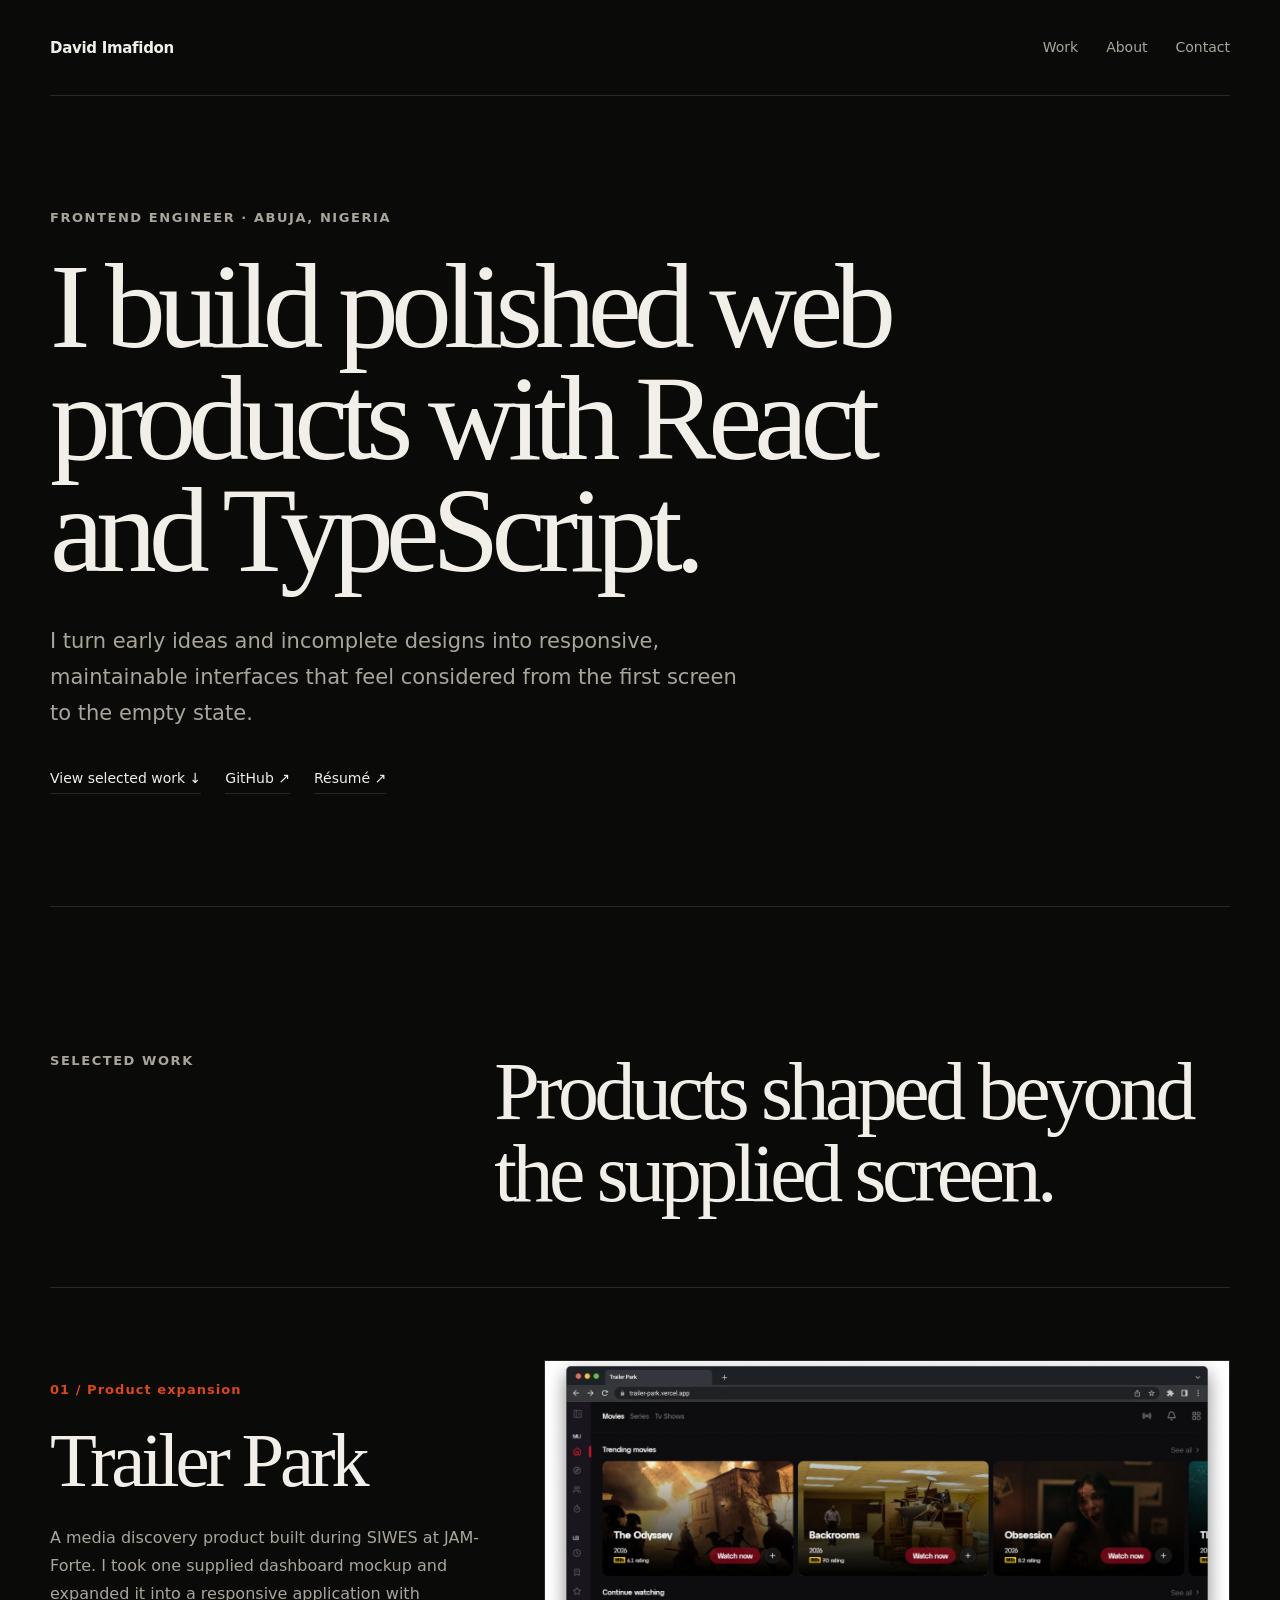
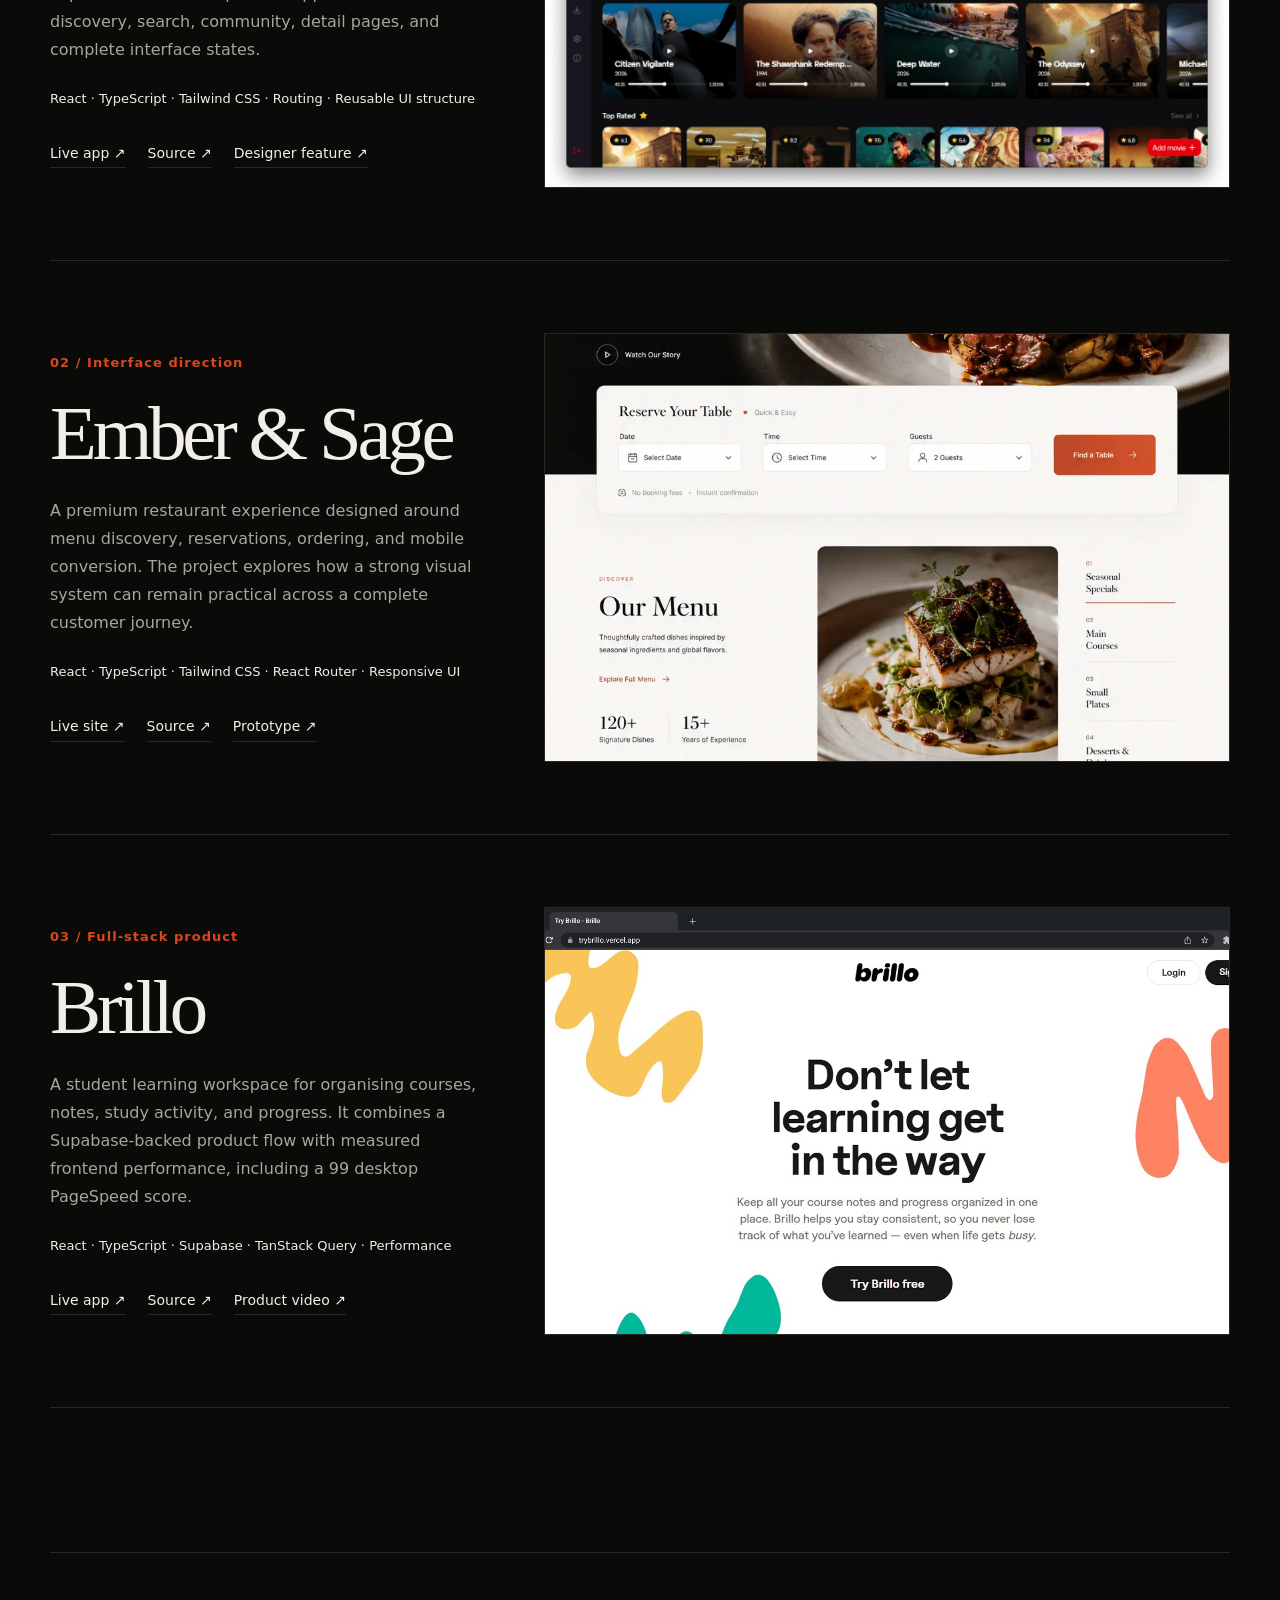
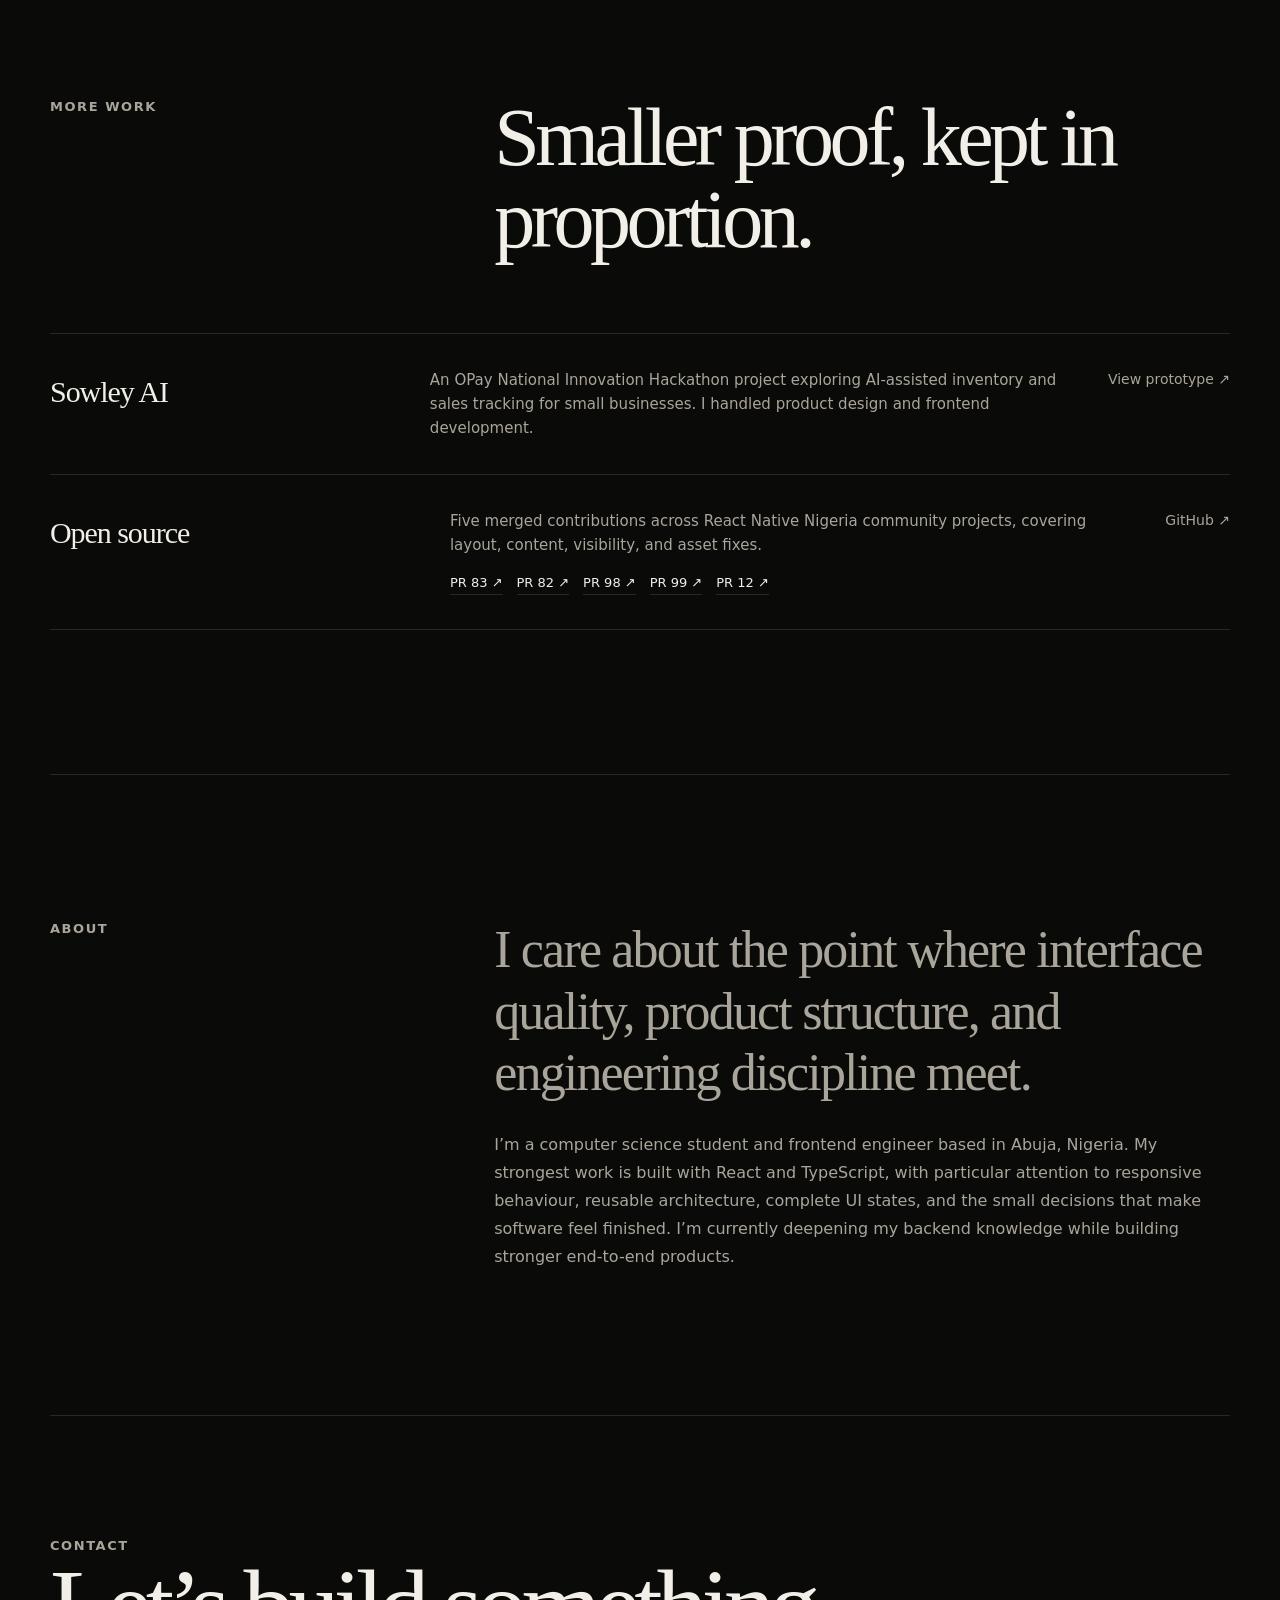
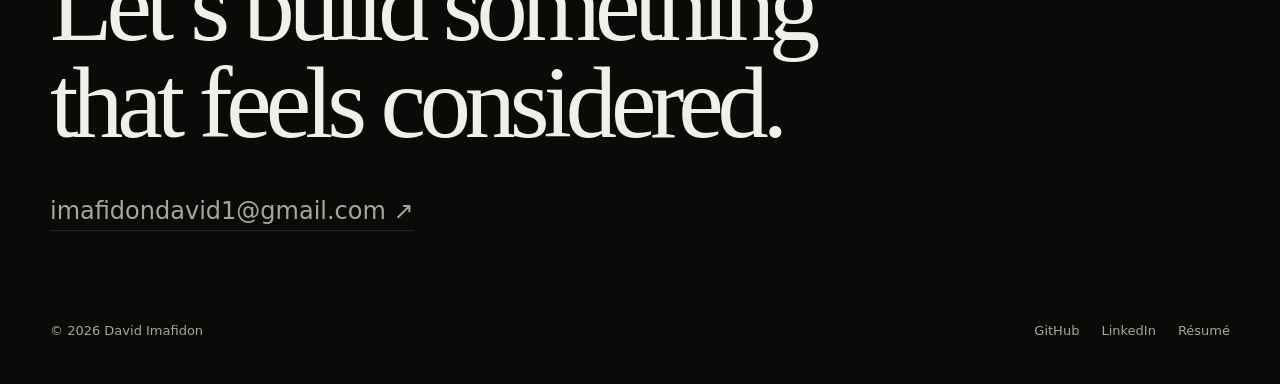
<file: index.html>
<!DOCTYPE html>
<html lang="en">
<head>
  <meta charset="UTF-8" />
  <meta name="viewport" content="width=device-width, initial-scale=1.0" />

  <title>David Imafidon — Frontend Engineer</title>
  <meta
    name="description"
    content="David Imafidon is a frontend engineer building polished, responsive web products with React and TypeScript."
  />

  <link rel="icon" type="image/svg+xml" href="/logo.svg" />
  <link rel="shortcut icon" href="/logo.svg" />

  <style>
    :root {
      --background: #0a0a09;
      --surface: #11110f;
      --text: #f2efe8;
      --muted: #aaa59b;
      --line: #292824;
      --accent: #d9471e;
      --max-width: 1180px;
      --serif: Georgia, "Times New Roman", serif;
      --sans: Inter, ui-sans-serif, system-ui, -apple-system, BlinkMacSystemFont,
        "Segoe UI", sans-serif;
    }

    * {
      box-sizing: border-box;
    }

    html {
      scroll-behavior: smooth;
    }

    body {
      margin: 0;
      background: var(--background);
      color: var(--text);
      font-family: var(--sans);
      line-height: 1.6;
      -webkit-font-smoothing: antialiased;
    }

    a {
      color: inherit;
      text-decoration: none;
    }

    img {
      display: block;
      width: 100%;
    }

    a:focus-visible {
      outline: 2px solid var(--accent);
      outline-offset: 5px;
    }

    .page {
      width: min(var(--max-width), calc(100% - 48px));
      margin: 0 auto;
    }

    .site-header {
      min-height: 96px;
      display: flex;
      align-items: center;
      justify-content: space-between;
      gap: 32px;
      border-bottom: 1px solid var(--line);
    }

    .brand {
      font-size: 15px;
      font-weight: 650;
      letter-spacing: -0.02em;
    }

    .site-nav {
      display: flex;
      align-items: center;
      gap: 28px;
      color: var(--muted);
      font-size: 14px;
    }

    .site-nav a,
    .text-link,
    .project-links a,
    .social-links a,
    .pr-links a {
      transition: color 160ms ease;
    }

    .site-nav a:hover,
    .text-link:hover,
    .project-links a:hover,
    .social-links a:hover,
    .pr-links a:hover {
      color: var(--accent);
    }

    .hero {
      min-height: 700px;
      display: flex;
      flex-direction: column;
      justify-content: center;
      padding: 112px 0;
      border-bottom: 1px solid var(--line);
    }

    .eyebrow {
      margin: 0 0 22px;
      color: var(--muted);
      font-size: 13px;
      font-weight: 700;
      letter-spacing: 0.12em;
      text-transform: uppercase;
    }

    h1 {
      max-width: 1040px;
      margin: 0;
      font-family: var(--serif);
      font-size: clamp(64px, 9.5vw, 132px);
      font-weight: 400;
      line-height: 0.92;
      letter-spacing: -0.065em;
      text-wrap: balance;
    }

    .hero-copy {
      max-width: 690px;
      margin: 38px 0 0;
      color: var(--muted);
      font-size: clamp(17px, 2vw, 21px);
      line-height: 1.7;
    }

    .hero-links {
      display: flex;
      flex-wrap: wrap;
      gap: 24px;
      margin-top: 36px;
      font-size: 14px;
    }

    .text-link {
      padding-bottom: 3px;
      border-bottom: 1px solid var(--line);
    }

    .section {
      padding: 144px 0;
      border-bottom: 1px solid var(--line);
    }

    .section-heading {
      display: grid;
      grid-template-columns: 0.7fr 1.3fr;
      gap: 48px;
      align-items: start;
      margin-bottom: 72px;
    }

    .section-label {
      margin: 0;
      color: var(--muted);
      font-size: 13px;
      font-weight: 700;
      letter-spacing: 0.12em;
      text-transform: uppercase;
    }

    .section-heading h2 {
      max-width: 760px;
      margin: 0;
      font-family: var(--serif);
      font-size: clamp(44px, 6.5vw, 82px);
      font-weight: 400;
      line-height: 1;
      letter-spacing: -0.055em;
    }

    .project-list {
      border-top: 1px solid var(--line);
    }

    .project {
      display: grid;
      grid-template-columns: 0.78fr 1.22fr;
      gap: 56px;
      align-items: center;
      padding: 72px 0;
      border-bottom: 1px solid var(--line);
    }

    .project-number {
      margin: 0 0 24px;
      color: var(--accent);
      font-size: 13px;
      font-weight: 700;
      letter-spacing: 0.08em;
    }

    .project h3 {
      margin: 0;
      font-family: var(--serif);
      font-size: clamp(46px, 6vw, 78px);
      font-weight: 400;
      line-height: 0.95;
      letter-spacing: -0.055em;
    }

    .project-description {
      max-width: 520px;
      margin: 26px 0 0;
      color: var(--muted);
      font-size: 16px;
      line-height: 1.75;
    }

    .project-meta {
      margin: 24px 0 0;
      color: var(--text);
      font-size: 13px;
      line-height: 1.7;
    }

    .project-links {
      display: flex;
      flex-wrap: wrap;
      gap: 22px;
      margin-top: 32px;
      font-size: 14px;
    }

    .project-links a {
      padding-bottom: 3px;
      border-bottom: 1px solid var(--line);
    }

    .project-media {
      aspect-ratio: 16 / 10;
      overflow: hidden;
      background: var(--surface);
      border: 1px solid var(--line);
    }

    .project-media img {
      height: 100%;
      object-fit: cover;
      transition: transform 350ms ease;
    }

    .project:hover .project-media img {
      transform: scale(1.015);
    }

    .more-work {
      border-top: 1px solid var(--line);
    }

    .work-row {
      display: grid;
      grid-template-columns: 0.7fr 1.3fr auto;
      gap: 32px;
      align-items: start;
      padding: 34px 0;
      border-bottom: 1px solid var(--line);
    }

    .work-row h3 {
      margin: 0;
      font-family: var(--serif);
      font-size: 30px;
      font-weight: 400;
      letter-spacing: -0.035em;
    }

    .work-row p {
      max-width: 650px;
      margin: 0;
      color: var(--muted);
      font-size: 15px;
    }

    .row-link {
      white-space: nowrap;
      color: var(--muted);
      font-size: 14px;
    }

    .row-link:hover {
      color: var(--accent);
    }

    .pr-links {
      display: flex;
      flex-wrap: wrap;
      gap: 14px;
      margin-top: 16px;
      font-size: 13px;
    }

    .pr-links a {
      color: var(--text);
      border-bottom: 1px solid var(--line);
    }

    .about-grid {
      display: grid;
      grid-template-columns: 0.7fr 1.3fr;
      gap: 48px;
      align-items: start;
    }

    .about-copy {
      max-width: 760px;
    }

    .about-copy p {
      margin: 0;
      color: var(--muted);
      font-family: var(--serif);
      font-size: clamp(30px, 4.5vw, 52px);
      line-height: 1.18;
      letter-spacing: -0.035em;
    }

    .about-copy p + p {
      margin-top: 28px;
      font-family: var(--sans);
      font-size: 16px;
      line-height: 1.75;
      letter-spacing: 0;
    }

    .contact {
      padding: 120px 0 48px;
    }

    .contact h2 {
      max-width: 900px;
      margin: 0;
      font-family: var(--serif);
      font-size: clamp(52px, 8vw, 108px);
      font-weight: 400;
      line-height: 0.95;
      letter-spacing: -0.06em;
    }

    .email-link {
      display: inline-block;
      margin-top: 40px;
      color: var(--muted);
      font-size: clamp(18px, 2.2vw, 24px);
      border-bottom: 1px solid var(--line);
    }

    .email-link:hover {
      color: var(--accent);
    }

    .site-footer {
      display: flex;
      justify-content: space-between;
      gap: 28px;
      padding: 42px 0;
      color: var(--muted);
      font-size: 13px;
    }

    .social-links {
      display: flex;
      flex-wrap: wrap;
      gap: 22px;
    }

    @media (max-width: 900px) {
      .hero {
        min-height: auto;
      }

      .section-heading,
      .about-grid {
        grid-template-columns: 1fr;
        gap: 24px;
      }

      .project {
        grid-template-columns: 1fr;
        gap: 40px;
      }

      .project-copy {
        max-width: 700px;
      }

      .work-row {
        grid-template-columns: 1fr;
        gap: 14px;
      }

      .row-link {
        justify-self: start;
      }
    }

    @media (max-width: 680px) {
      .page {
        width: min(100% - 32px, var(--max-width));
      }

      .site-header {
        min-height: 78px;
      }

      .site-nav {
        gap: 16px;
      }

      .site-nav a:nth-child(2) {
        display: none;
      }

      .hero {
        padding: 88px 0 96px;
      }

      h1 {
        font-size: clamp(54px, 17vw, 82px);
      }

      .hero-copy {
        margin-top: 28px;
        font-size: 16px;
      }

      .section {
        padding: 96px 0;
      }

      .section-heading {
        margin-bottom: 48px;
      }

      .project {
        padding: 54px 0;
      }

      .project h3 {
        font-size: clamp(44px, 14vw, 68px);
      }

      .project-media {
        aspect-ratio: 4 / 3;
      }

      .contact {
        padding-top: 96px;
      }

      .site-footer {
        flex-direction: column;
      }
    }

    @media (prefers-reduced-motion: reduce) {
      html {
        scroll-behavior: auto;
      }

      *,
      *::before,
      *::after {
        transition-duration: 0.01ms !important;
      }
    }
  </style>
</head>

<body>
  <div class="page">
    <header class="site-header">
      <a class="brand" href="/" aria-label="David Imafidon home">
        David Imafidon
      </a>

      <nav class="site-nav" aria-label="Primary navigation">
        <a href="#work">Work</a>
        <a href="#about">About</a>
        <a href="mailto:imafidondavid1@gmail.com">Contact</a>
      </nav>
    </header>

    <main>
      <section class="hero" aria-labelledby="hero-title">
        <p class="eyebrow">Frontend engineer · Abuja, Nigeria</p>

        <h1 id="hero-title">
          I build polished web products with React and TypeScript.
        </h1>

        <p class="hero-copy">
          I turn early ideas and incomplete designs into responsive, maintainable
          interfaces that feel considered from the first screen to the empty state.
        </p>

        <div class="hero-links" aria-label="Profile links">
          <a class="text-link" href="#work">View selected work ↓</a>
          <a
            class="text-link"
            href="https://github.com/Davemafy"
            target="_blank"
            rel="noopener noreferrer"
          >
            GitHub ↗
          </a>
          <a
            class="text-link"
            href="https://drive.google.com/file/d/1dA2-W8Jz8k_QTiIUpH5jFcPJlc0yVHQ0/view?usp=sharing"
            target="_blank"
            rel="noopener noreferrer"
          >
            Résumé ↗
          </a>
        </div>
      </section>

      <section class="section" id="work">
        <div class="section-heading">
          <p class="section-label">Selected work</p>
          <h2>Products shaped beyond the supplied screen.</h2>
        </div>

        <div class="project-list">
          <article class="project">
            <div class="project-copy">
              <p class="project-number">01 / Product expansion</p>
              <h3>Trailer Park</h3>

              <p class="project-description">
                A media discovery product built during SIWES at JAM-Forte. I took
                one supplied dashboard mockup and expanded it into a responsive
                application with discovery, search, community, detail pages, and
                complete interface states.
              </p>

              <p class="project-meta">
                React · TypeScript · Tailwind CSS · Routing · Reusable UI structure
              </p>

              <div class="project-links">
                <a
                  href="https://trailer-park-live.vercel.app/"
                  target="_blank"
                  rel="noopener noreferrer"
                >
                  Live app ↗
                </a>
                <a
                  href="https://github.com/Davemafy/trailer-park"
                  target="_blank"
                  rel="noopener noreferrer"
                >
                  Source ↗
                </a>
                <a
                  href="https://www.linkedin.com/posts/emmanueledokpa_productdesign-frontenddevelopment-figma-share-7483553596932960256-VVuh"
                  target="_blank"
                  rel="noopener noreferrer"
                >
                  Designer feature ↗
                </a>
              </div>
            </div>

            <a
              class="project-media"
              href="https://trailer-park-live.vercel.app/"
              target="_blank"
              rel="noopener noreferrer"
              aria-label="Open Trailer Park live application"
            >
              <img
                src="/assets/trailer-park.webp"
                alt="Trailer Park media discovery interface"
              />
            </a>
          </article>

          <article class="project">
            <div class="project-copy">
              <p class="project-number">02 / Interface direction</p>
              <h3>Ember &amp; Sage</h3>

              <p class="project-description">
                A premium restaurant experience designed around menu discovery,
                reservations, ordering, and mobile conversion. The project explores
                how a strong visual system can remain practical across a complete
                customer journey.
              </p>

              <p class="project-meta">
                React · TypeScript · Tailwind CSS · React Router · Responsive UI
              </p>

              <div class="project-links">
                <a
                  href="https://embersage.vercel.app/"
                  target="_blank"
                  rel="noopener noreferrer"
                >
                  Live site ↗
                </a>
                <a
                  href="https://github.com/Davemafy/Ember-And-Sage"
                  target="_blank"
                  rel="noopener noreferrer"
                >
                  Source ↗
                </a>
                <a
                  href="https://www.figma.com/proto/YAQbdE0WLq5fB7GYnAzvGH/Rivelo-Portfolio"
                  target="_blank"
                  rel="noopener noreferrer"
                >
                  Prototype ↗
                </a>
              </div>
            </div>

            <a
              class="project-media"
              href="https://embersage.vercel.app/"
              target="_blank"
              rel="noopener noreferrer"
              aria-label="Open Ember and Sage live website"
            >
              <img
                src="/assets/ember-sage.webp"
                alt="Ember and Sage restaurant website"
              />
            </a>
          </article>

          <article class="project">
            <div class="project-copy">
              <p class="project-number">03 / Full-stack product</p>
              <h3>Brillo</h3>

              <p class="project-description">
                A student learning workspace for organising courses, notes, study
                activity, and progress. It combines a Supabase-backed product flow
                with measured frontend performance, including a 99 desktop
                PageSpeed score.
              </p>

              <p class="project-meta">
                React · TypeScript · Supabase · TanStack Query · Performance
              </p>

              <div class="project-links">
                <a
                  href="https://trybrillo.vercel.app/"
                  target="_blank"
                  rel="noopener noreferrer"
                >
                  Live app ↗
                </a>
                <a
                  href="https://github.com/Davemafy/brillo"
                  target="_blank"
                  rel="noopener noreferrer"
                >
                  Source ↗
                </a>
                <a
                  href="https://drive.google.com/file/d/1dxH83nSAb4FZNvL1sMu_svzXdDdGeXAy/view"
                  target="_blank"
                  rel="noopener noreferrer"
                >
                  Product video ↗
                </a>
              </div>
            </div>

            <a
              class="project-media"
              href="https://trybrillo.vercel.app/"
              target="_blank"
              rel="noopener noreferrer"
              aria-label="Open Brillo live application"
            >
              <img
                src="/assets/brillo.webp"
                alt="Brillo student learning workspace"
              />
            </a>
          </article>
        </div>
      </section>

      <section class="section" aria-labelledby="more-work-title">
        <div class="section-heading">
          <p class="section-label">More work</p>
          <h2 id="more-work-title">Smaller proof, kept in proportion.</h2>
        </div>

        <div class="more-work">
          <article class="work-row">
            <h3>Sowley AI</h3>
            <p>
              An OPay National Innovation Hackathon project exploring AI-assisted
              inventory and sales tracking for small businesses. I handled product
              design and frontend development.
            </p>
            <a
              class="row-link"
              href="https://www.figma.com/proto/fLYKd6vRRbEJE2NykGbf7w/Solway-AI?node-id=63-3&p=f&viewport=53%2C435%2C0.02&t=6AxnAQusJs1danU2-1&scaling=scale-down&content-scaling=fixed&starting-point-node-id=10%3A42&show-proto-sidebar=1&page-id=0%3A1"
              target="_blank"
              rel="noopener noreferrer"
            >
              View prototype ↗
            </a>
          </article>

          <article class="work-row">
            <h3>Open source</h3>
            <div>
              <p>
                Five merged contributions across React Native Nigeria community
                projects, covering layout, content, visibility, and asset fixes.
              </p>

              <div class="pr-links" aria-label="Selected pull requests">
                <a href="https://github.com/react-native-nigeria-community/React-Native-Nigeria-Website/pull/83" target="_blank" rel="noopener noreferrer">PR 83 ↗</a>
                <a href="https://github.com/react-native-nigeria-community/React-Native-Nigeria-Website/pull/82" target="_blank" rel="noopener noreferrer">PR 82 ↗</a>
                <a href="https://github.com/react-native-nigeria-community/React-Native-Nigeria-Website/pull/98" target="_blank" rel="noopener noreferrer">PR 98 ↗</a>
                <a href="https://github.com/react-native-nigeria-community/React-Native-Nigeria-Website/pull/99" target="_blank" rel="noopener noreferrer">PR 99 ↗</a>
                <a href="https://github.com/react-native-nigeria-community/iboju.app/pull/12" target="_blank" rel="noopener noreferrer">PR 12 ↗</a>
              </div>
            </div>
            <a
              class="row-link"
              href="https://github.com/Davemafy"
              target="_blank"
              rel="noopener noreferrer"
            >
              GitHub ↗
            </a>
          </article>
        </div>
      </section>

      <section class="section" id="about">
        <div class="about-grid">
          <p class="section-label">About</p>

          <div class="about-copy">
            <p>
              I care about the point where interface quality, product structure,
              and engineering discipline meet.
            </p>

            <p>
              I’m a computer science student and frontend engineer based in Abuja,
              Nigeria. My strongest work is built with React and TypeScript, with
              particular attention to responsive behaviour, reusable architecture,
              complete UI states, and the small decisions that make software feel
              finished. I’m currently deepening my backend knowledge while building
              stronger end-to-end products.
            </p>
          </div>
        </div>
      </section>

      <section class="contact" aria-labelledby="contact-title">
        <p class="section-label">Contact</p>
        <h2 id="contact-title">Let’s build something that feels considered.</h2>

        <a class="email-link" href="mailto:imafidondavid1@gmail.com">
          imafidondavid1@gmail.com ↗
        </a>
      </section>
    </main>

    <footer class="site-footer">
      <span>© 2026 David Imafidon</span>

      <div class="social-links">
        <a
          href="https://github.com/Davemafy"
          target="_blank"
          rel="noopener noreferrer"
        >
          GitHub
        </a>
        <a
          href="https://www.linkedin.com/in/david-imafidon/"
          target="_blank"
          rel="noopener noreferrer"
        >
          LinkedIn
        </a>
        <a
          href="https://drive.google.com/file/d/1dA2-W8Jz8k_QTiIUpH5jFcPJlc0yVHQ0/view?usp=sharing"
          target="_blank"
          rel="noopener noreferrer"
        >
          Résumé
        </a>
      </div>
    </footer>
  </div>
</body>
</html>
</file>
